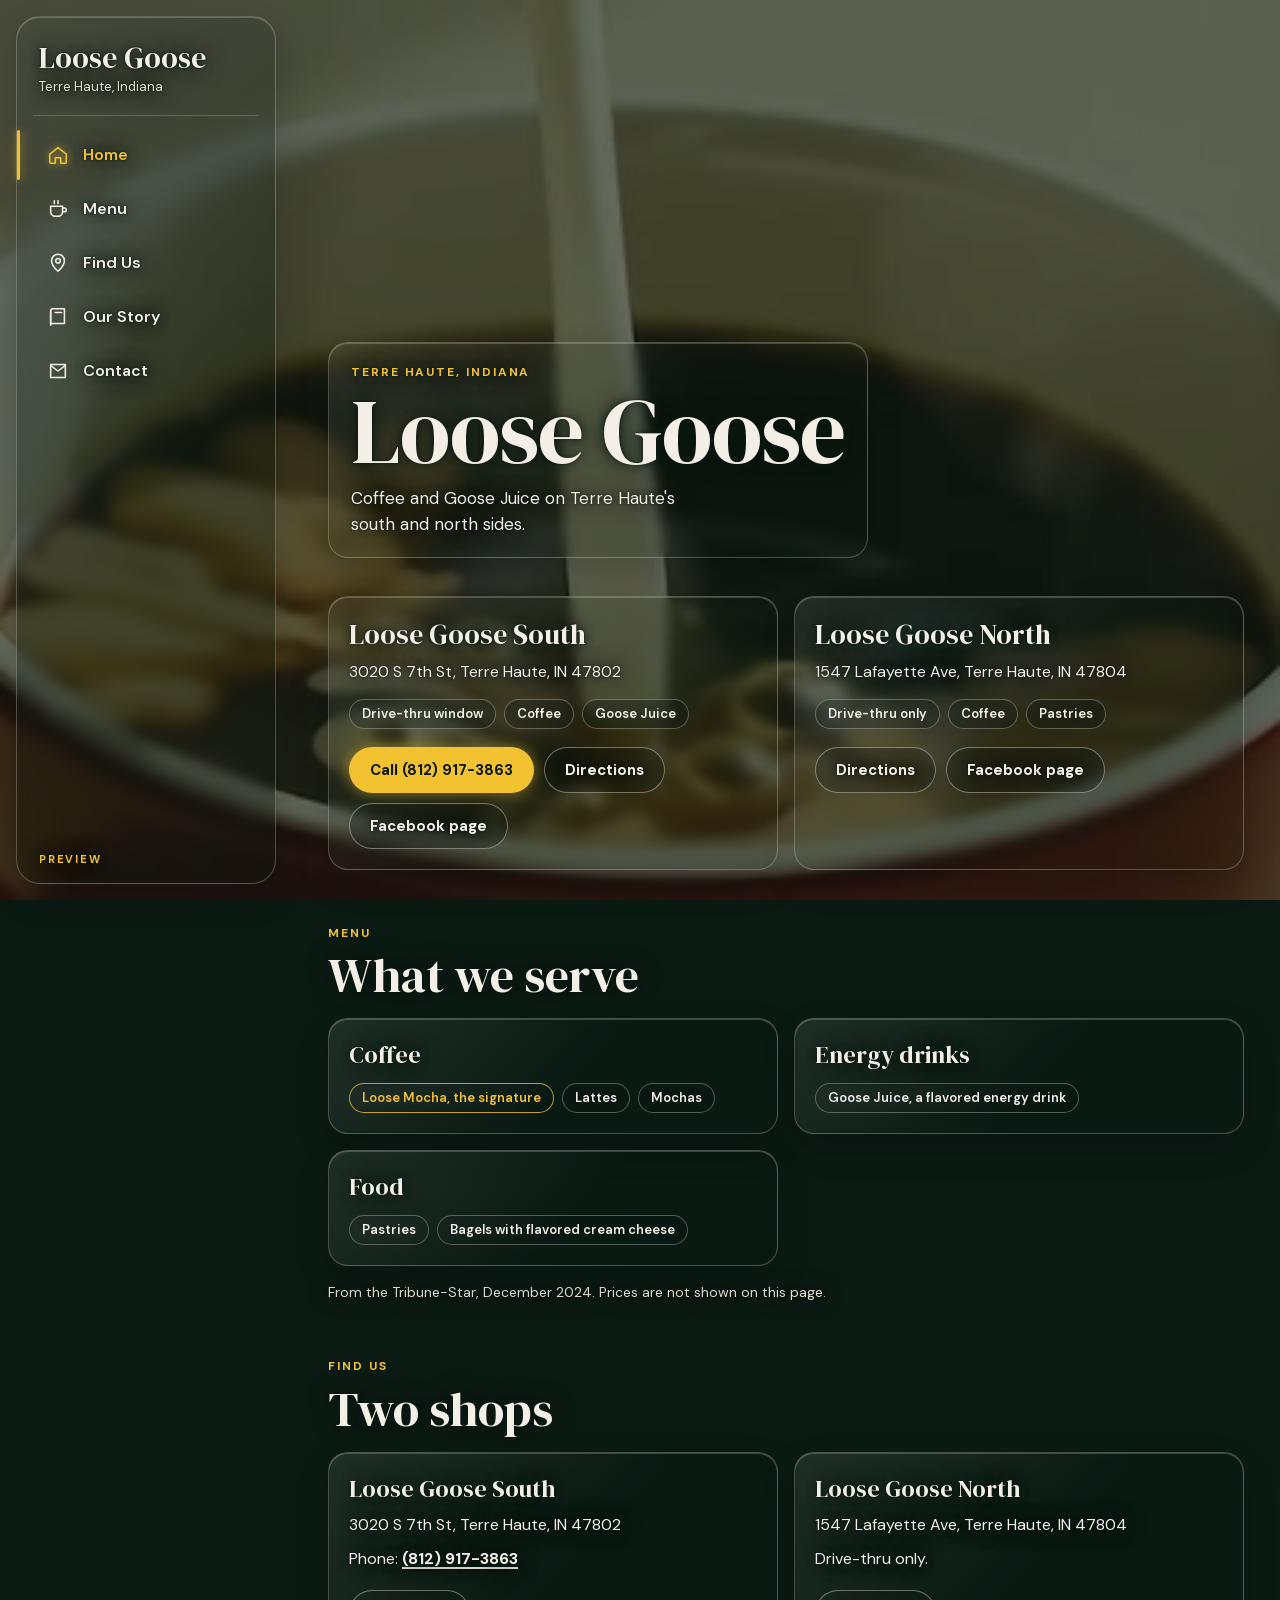
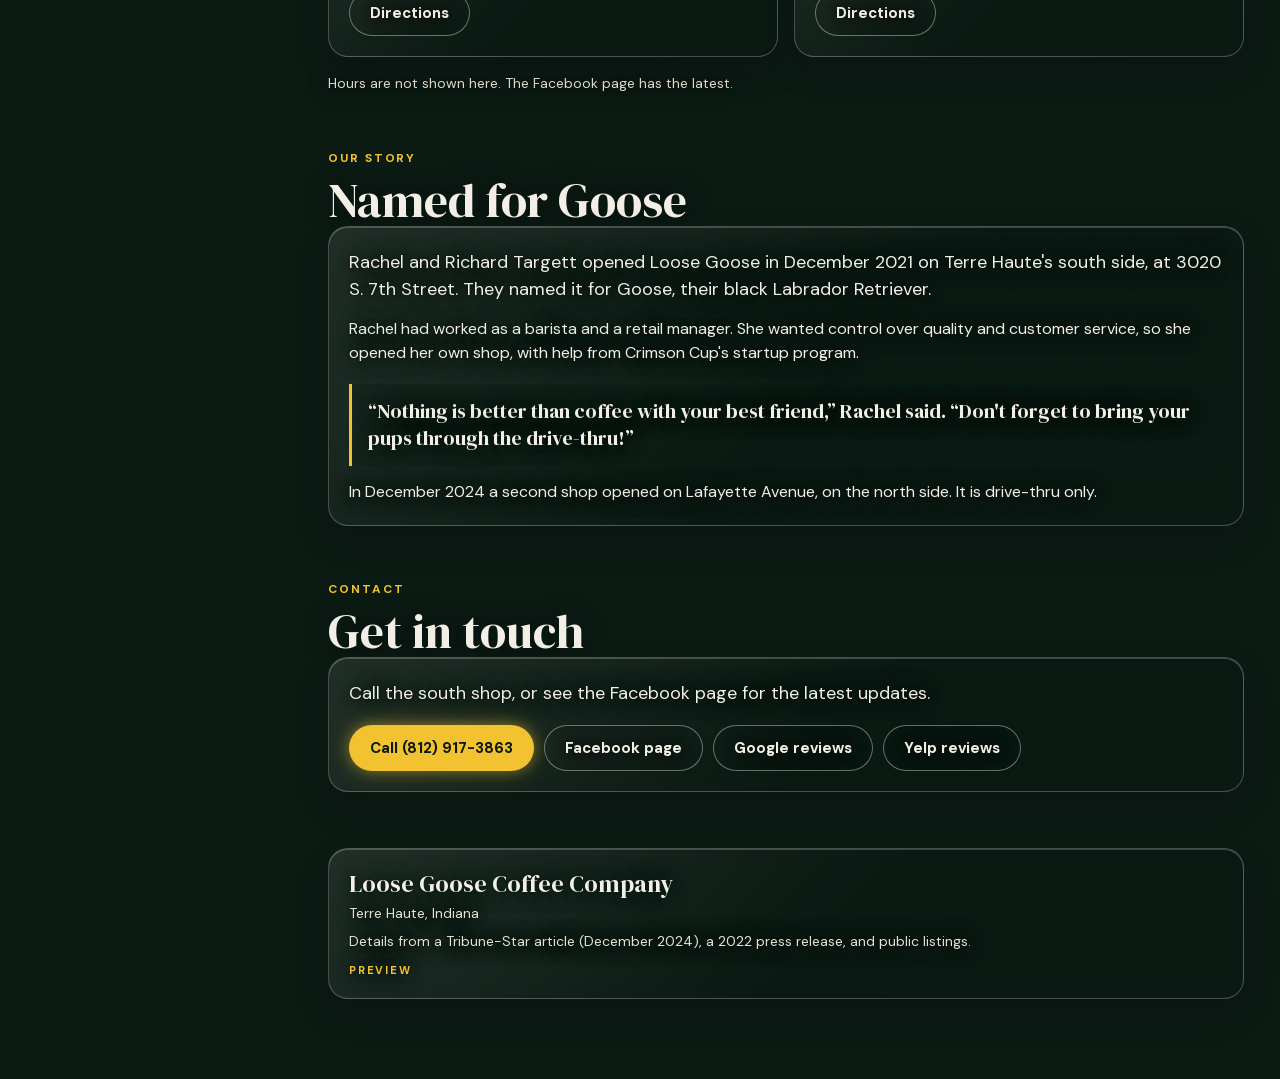
<file: index.html>
<!doctype html>
<html lang="en-US">
<head>
  <meta charset="utf-8">
  <meta name="viewport" content="width=device-width, initial-scale=1, viewport-fit=cover">
  <meta name="robots" content="noindex, nofollow">
  <meta name="theme-color" content="#0C1A14">
  <title>Loose Goose · Terre Haute</title>
  <meta name="description" content="Loose Goose Coffee Company in Terre Haute, Indiana: coffee, Goose Juice, and two shops.">
  <link rel="icon" href="data:,">
  <link rel="preload" href="fonts/dm-sans-latin.woff2?v=20261011n" as="font" type="font/woff2" crossorigin>
  <link rel="preload" href="fonts/dm-serif-display-latin.woff2?v=20261011n" as="font" type="font/woff2" crossorigin>
  <link rel="stylesheet" href="css/site.css?v=20261011n">
</head>
<body>
  <a class="skip-link" href="#main">Skip to content</a>

  <div class="video-bg" aria-hidden="true">
    <div class="hero-poster"></div>
    <video class="hero-video" data-hero-video muted playsinline preload="auto" poster="media/coffee-milk-poster.jpg?v=20261011n">
      <source src="media/coffee-milk.mp4?v=20261011m" type="video/mp4">
    </video>
  </div>

  <header class="topbar">
    <a class="brand-mini" href="#home">Loose Goose</a>
    <button class="icon-btn" type="button" aria-expanded="false" aria-controls="site-nav" aria-label="Open navigation" data-nav-open>
      <svg viewBox="0 0 24 24" aria-hidden="true"><path d="M4 7h16M4 12h16M4 17h16"/></svg>
    </button>
  </header>
  <div class="scrim" data-scrim aria-hidden="true"></div>

  <nav id="site-nav" class="nav glass" aria-label="Main" data-nav>
    <div class="nav-head">
      <a class="brand" href="#home">Loose Goose</a>
      <p class="brand-sub">Terre Haute, Indiana</p>
      <button class="icon-btn expand-btn" type="button" aria-expanded="false" aria-controls="site-nav" aria-label="Expand navigation" data-nav-expand>
        <svg viewBox="0 0 24 24" aria-hidden="true"><path d="M9 6l6 6-6 6"/></svg>
      </button>
    </div>
    <div class="nav-list" data-nav-list>
      <span class="nav-indicator" data-indicator aria-hidden="true"></span>
      <a class="nav-item" href="#home" style="--i:0" data-nav-link>
        <svg viewBox="0 0 24 24" aria-hidden="true"><path d="M3 11l9-7 9 7v9a1 1 0 0 1-1 1h-5v-6H9v6H4a1 1 0 0 1-1-1z"/></svg>
        <span class="nav-label">Home</span>
      </a>
      <a class="nav-item" href="#menu" style="--i:1" data-nav-link>
        <svg viewBox="0 0 24 24" aria-hidden="true"><path d="M4 9h13v6a5 5 0 0 1-5 5H9a5 5 0 0 1-5-5z"/><path d="M17 11h2a2 2 0 0 1 0 4h-2"/><path d="M8 3v3M12 3v3"/></svg>
        <span class="nav-label">Menu</span>
      </a>
      <a class="nav-item" href="#find-us" style="--i:2" data-nav-link>
        <svg viewBox="0 0 24 24" aria-hidden="true"><path d="M12 21s7-6.2 7-11.5A7 7 0 0 0 5 9.5C5 14.8 12 21 12 21z"/><circle cx="12" cy="9.5" r="2.5"/></svg>
        <span class="nav-label">Find Us</span>
      </a>
      <a class="nav-item" href="#our-story" style="--i:3" data-nav-link>
        <svg viewBox="0 0 24 24" aria-hidden="true"><path d="M4 5a2 2 0 0 1 2-2h13v16H6a2 2 0 0 0-2 2z"/><path d="M4 19V5M9 7h7"/></svg>
        <span class="nav-label">Our Story</span>
      </a>
      <a class="nav-item" href="#contact" style="--i:4" data-nav-link>
        <svg viewBox="0 0 24 24" aria-hidden="true"><path d="M4 5h16v14H4z"/><path d="M4 6l8 6 8-6"/></svg>
        <span class="nav-label">Contact</span>
      </a>
    </div>
    <p class="nav-foot">Preview</p>
  </nav>

  <main id="main" class="page" tabindex="-1">
    <section id="home" class="section hero" aria-labelledby="home-title">
      <div class="scrub" data-scrub>
        <div class="hero-copy glass">
          <p class="eyebrow">Terre Haute, Indiana</p>
          <h1 id="home-title">Loose Goose</h1>
          <p class="lead">Coffee and Goose Juice on Terre Haute's south and north sides.</p>
          <p class="hero-actions"><button class="btn btn-ghost hero-play" type="button" data-hero-play hidden>Play video</button></p>
        </div>
      </div>
      <div class="shops">
        <article class="shop glass reveal" aria-labelledby="south-name">
          <h3 class="shop-name" id="south-name">Loose Goose South</h3>
          <p class="shop-line">3020 S 7th St, Terre Haute, IN 47802</p>
          <ul class="tags">
            <li class="tag">Drive-thru window</li>
            <li class="tag">Coffee</li>
            <li class="tag">Goose Juice</li>
          </ul>
          <div class="actions">
            <a class="btn btn-neon" href="tel:+18129173863">Call (812) 917-3863</a>
            <a class="btn btn-ghost" href="https://www.google.com/maps/dir/?api=1&amp;destination=3020%20S%207th%20St%2C%20Terre%20Haute%2C%20IN%2047802" target="_blank" rel="noopener">Directions</a>
            <a class="btn btn-ghost" href="https://www.facebook.com/Loose-Goose-Coffee-Company-101215739033765" target="_blank" rel="noopener">Facebook page</a>
          </div>
        </article>
        <article class="shop glass reveal" aria-labelledby="north-name">
          <h3 class="shop-name" id="north-name">Loose Goose North</h3>
          <p class="shop-line">1547 Lafayette Ave, Terre Haute, IN 47804</p>
          <ul class="tags">
            <li class="tag">Drive-thru only</li>
            <li class="tag">Coffee</li>
            <li class="tag">Pastries</li>
          </ul>
          <div class="actions">
            <a class="btn btn-ghost" href="https://www.google.com/maps/dir/?api=1&amp;destination=1547%20Lafayette%20Ave%2C%20Terre%20Haute%2C%20IN%2047804" target="_blank" rel="noopener">Directions</a>
            <a class="btn btn-ghost" href="https://www.facebook.com/Loose-Goose-Coffee-Company-101215739033765" target="_blank" rel="noopener">Facebook page</a>
          </div>
        </article>
      </div>
    </section>

    <section id="menu" class="section" aria-labelledby="menu-title">
      <p class="eyebrow">Menu</p>
      <h2 class="section-title" id="menu-title">What we serve</h2>
      <div class="menu-grid">
        <div class="glass panel reveal">
          <h3 class="panel-title">Coffee</h3>
          <ul class="tags">
            <li class="tag tag-signature">Loose Mocha, the signature</li>
            <li class="tag">Lattes</li>
            <li class="tag">Mochas</li>
          </ul>
        </div>
        <div class="glass panel reveal">
          <h3 class="panel-title">Energy drinks</h3>
          <ul class="tags">
            <li class="tag">Goose Juice, a flavored energy drink</li>
          </ul>
        </div>
        <div class="glass panel reveal">
          <h3 class="panel-title">Food</h3>
          <ul class="tags">
            <li class="tag">Pastries</li>
            <li class="tag">Bagels with flavored cream cheese</li>
          </ul>
        </div>
      </div>
      <p class="note">From the Tribune-Star, December 2024. Prices are not shown on this page.</p>
    </section>

    <section id="find-us" class="section" aria-labelledby="find-title">
      <p class="eyebrow">Find us</p>
      <h2 class="section-title" id="find-title">Two shops</h2>
      <div class="find-grid">
        <div class="glass panel reveal">
          <h3 class="panel-title">Loose Goose South</h3>
          <p class="shop-line">3020 S 7th St, Terre Haute, IN 47802</p>
          <p class="shop-line">Phone: <a class="inline-link" href="tel:+18129173863">(812) 917-3863</a></p>
          <div class="actions">
            <a class="btn btn-ghost" href="https://www.google.com/maps/dir/?api=1&amp;destination=3020%20S%207th%20St%2C%20Terre%20Haute%2C%20IN%2047802" target="_blank" rel="noopener">Directions</a>
          </div>
        </div>
        <div class="glass panel reveal">
          <h3 class="panel-title">Loose Goose North</h3>
          <p class="shop-line">1547 Lafayette Ave, Terre Haute, IN 47804</p>
          <p class="shop-line">Drive-thru only.</p>
          <div class="actions">
            <a class="btn btn-ghost" href="https://www.google.com/maps/dir/?api=1&amp;destination=1547%20Lafayette%20Ave%2C%20Terre%20Haute%2C%20IN%2047804" target="_blank" rel="noopener">Directions</a>
          </div>
        </div>
      </div>
      <p class="note">Hours are not shown here. The Facebook page has the latest.</p>
    </section>

    <section id="our-story" class="section" aria-labelledby="story-title">
      <p class="eyebrow">Our story</p>
      <h2 class="section-title" id="story-title">Named for Goose</h2>
      <div class="glass panel story reveal">
        <p class="lead">Rachel and Richard Targett opened Loose Goose in December 2021 on Terre Haute's south side, at 3020 S. 7th Street. They named it for Goose, their black Labrador Retriever.</p>
        <p>Rachel had worked as a barista and a retail manager. She wanted control over quality and customer service, so she opened her own shop, with help from Crimson Cup's startup program.</p>
        <blockquote class="quote">&ldquo;Nothing is better than coffee with your best friend,&rdquo; Rachel said. &ldquo;Don't forget to bring your pups through the drive-thru!&rdquo;</blockquote>
        <p>In December 2024 a second shop opened on Lafayette Avenue, on the north side. It is drive-thru only.</p>
      </div>
    </section>

    <section id="contact" class="section" aria-labelledby="contact-title">
      <p class="eyebrow">Contact</p>
      <h2 class="section-title" id="contact-title">Get in touch</h2>
      <div class="glass panel reveal">
        <p class="lead">Call the south shop, or see the Facebook page for the latest updates.</p>
        <div class="actions">
          <a class="btn btn-neon" href="tel:+18129173863">Call (812) 917-3863</a>
          <a class="btn btn-ghost" href="https://www.facebook.com/Loose-Goose-Coffee-Company-101215739033765" target="_blank" rel="noopener">Facebook page</a>
          <a class="btn btn-ghost" href="https://www.google.com/maps/search/?api=1&amp;query=Loose+Goose+Coffee+Company+Terre+Haute" target="_blank" rel="noopener">Google reviews</a>
          <a class="btn btn-ghost" href="https://www.yelp.com/biz/loose-goose-coffee-company-terre-haute" target="_blank" rel="noopener">Yelp reviews</a>
        </div>
      </div>
    </section>

    <footer class="site-footer glass">
      <p class="foot-name">Loose Goose Coffee Company</p>
      <p class="foot-line">Terre Haute, Indiana</p>
      <p class="foot-source">Details from a Tribune-Star article (December 2024), a 2022 press release, and public listings.</p>
      <p class="foot-preview">Preview</p>
    </footer>
  </main>

  <noscript><p class="noscript">This page needs JavaScript for the video and navigation.</p></noscript>
  <script src="js/app.js?v=20261011n" defer></script>
</body>
</html>
</file>
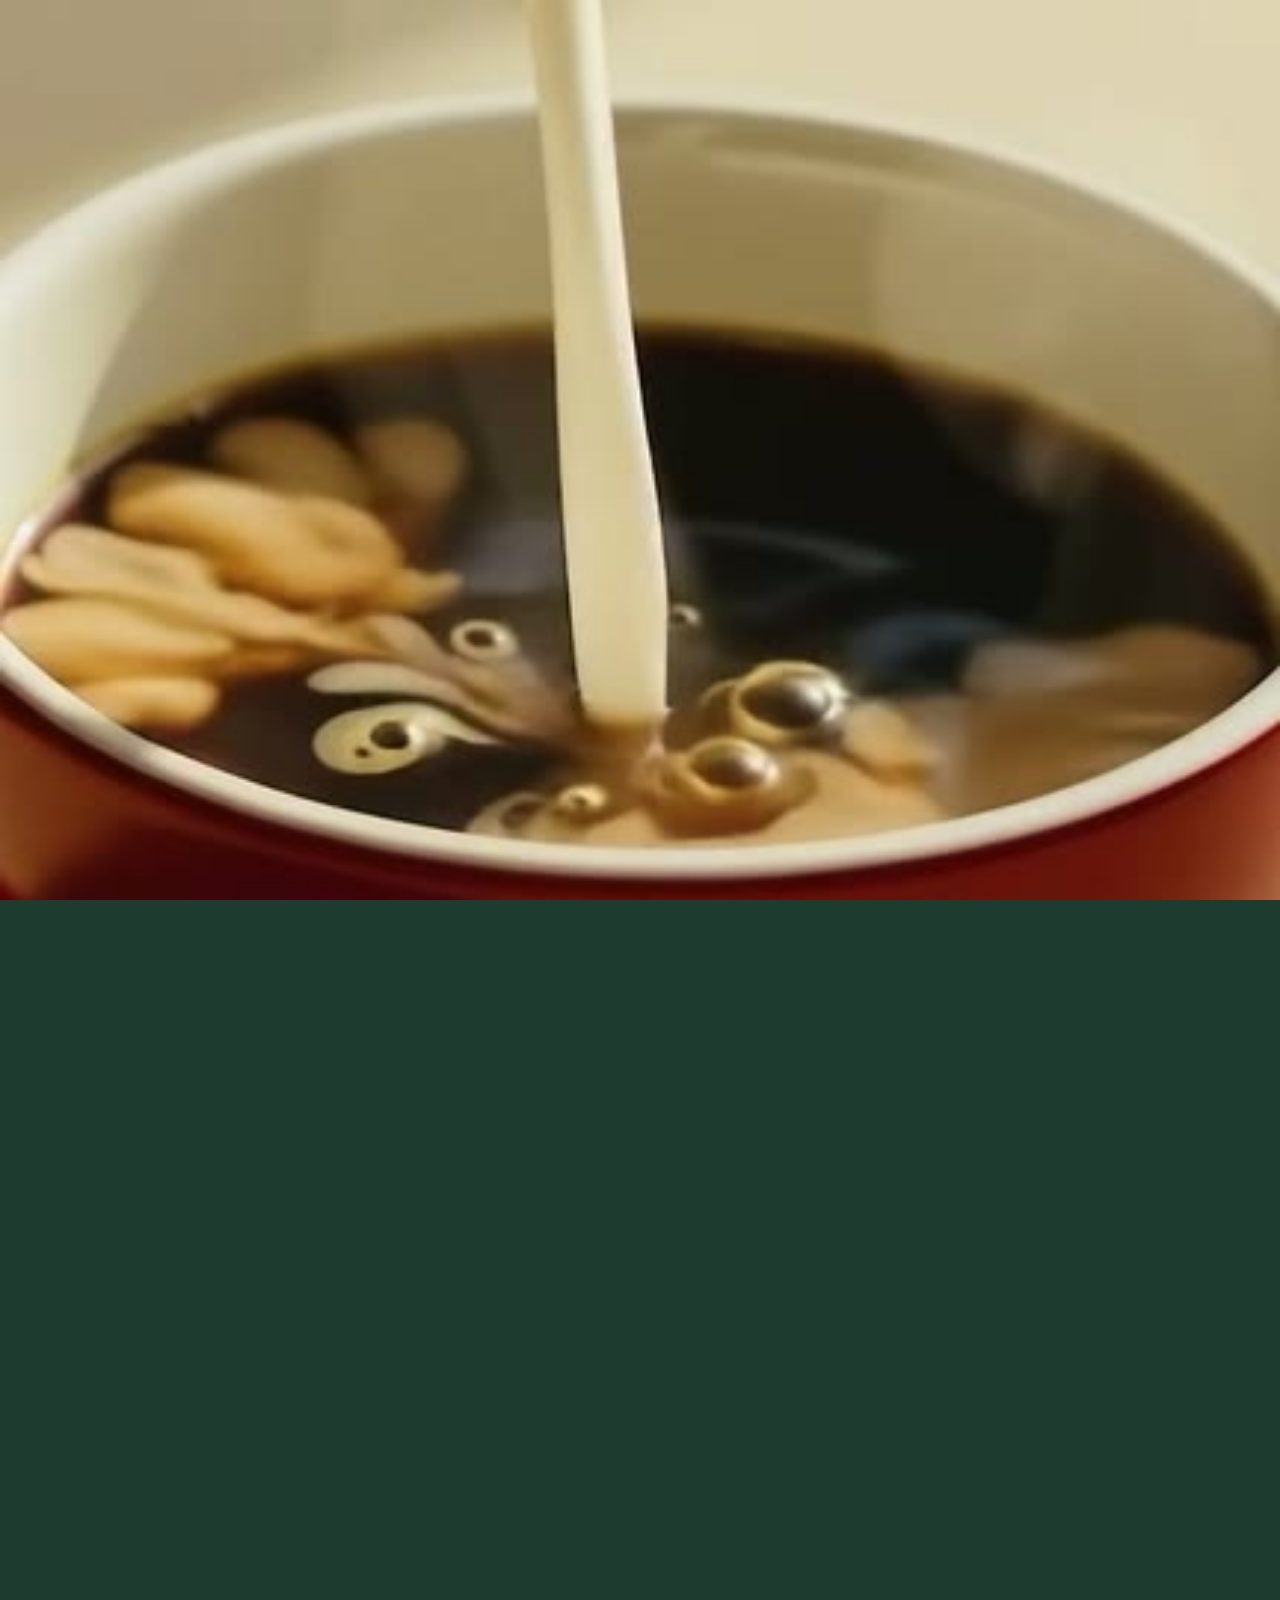
<file: video-scroll-test.html>
<!doctype html>
<html lang="en-US">
<head>
  <meta charset="utf-8">
  <meta name="viewport" content="width=device-width, initial-scale=1">
  <meta name="robots" content="noindex, nofollow">
  <title>Video scroll test</title>
  <style>
    html, body { margin: 0; background: #1E3B2F; }
    .spacer { position: relative; height: 300vh; height: 300svh; }
    .stage { position: sticky; top: 0; height: 100vh; height: 100svh; overflow: hidden; }
    video { position: absolute; inset: 0; width: 100%; height: 100%; object-fit: cover; background: #1E3B2F; }
    .spacer.is-static { height: auto; }
    .spacer.is-static .stage { position: relative; height: 100vh; height: 100svh; }
  </style>
</head>
<body>
  <div class="spacer" data-scrub>
    <div class="stage">
      <video data-hero-video muted playsinline preload="auto" poster="media/coffee-milk-poster.jpg?v=20261011i">
        <source src="media/coffee-milk.mp4?v=20261011i" type="video/mp4">
      </video>
    </div>
  </div>
  <script>
  (function () {
    var scrub = document.querySelector("[data-scrub]");
    var video = document.querySelector("[data-hero-video]");
    var reduceMotion = window.matchMedia ? window.matchMedia("(prefers-reduced-motion: reduce)").matches : false;
    var saveData = !!(navigator.connection && navigator.connection.saveData);
    video.muted = true;
    video.pause();
    if (reduceMotion || saveData) {
      scrub.classList.add("is-static");
      video.preload = "none";
      video.controls = true;
      return;
    }
    video.addEventListener("play", function () { video.pause(); });
    var ready = false, queued = false, pending = false, last = -1;
    function schedule() { if (queued) { return; } queued = true; requestAnimationFrame(draw); }
    function progress() {
      var span = scrub.offsetHeight - window.innerHeight;
      if (span <= 0) { return 0; }
      var p = -scrub.getBoundingClientRect().top / span;
      return p < 0 ? 0 : (p > 1 ? 1 : p);
    }
    function draw() {
      queued = false;
      if (!ready || !isFinite(video.duration) || video.duration <= 0) { return; }
      if (video.seeking) { pending = true; return; }
      var p = progress();
      if (Math.abs(p - last) < 0.0005) { return; }
      last = p;
      video.currentTime = Math.max(0, Math.min(p * video.duration, video.duration - 0.04));
    }
    function markReady() { if (ready) { return; } ready = true; last = -1; schedule(); }
    function fullyBuffered() {
      var b = video.buffered;
      if (!b || !b.length || !isFinite(video.duration) || video.duration <= 0) { return false; }
      return b.end(b.length - 1) >= video.duration - 0.05;
    }
    video.addEventListener("seeked", function () { if (pending) { pending = false; schedule(); } });
    video.addEventListener("progress", function () { if (!ready && fullyBuffered()) { markReady(); } });
    video.addEventListener("canplaythrough", function () { if (!ready && fullyBuffered()) { markReady(); } });
    window.addEventListener("scroll", schedule, { passive: true });
    window.addEventListener("resize", schedule);
    var source = video.querySelector("source");
    var url = source ? source.getAttribute("src") : null;
    if (url && window.fetch && window.URL && URL.createObjectURL) {
      fetch(url).then(function (r) {
        if (!r.ok) { throw new Error("video status " + r.status); }
        return r.blob();
      }).then(function (blob) {
        source.parentNode.removeChild(source);
        video.addEventListener("loadeddata", markReady, { once: true });
        video.src = URL.createObjectURL(blob);
        video.load();
      }).catch(function () {});
    }
    schedule();
  })();
  </script>
</body>
</html>
</file>
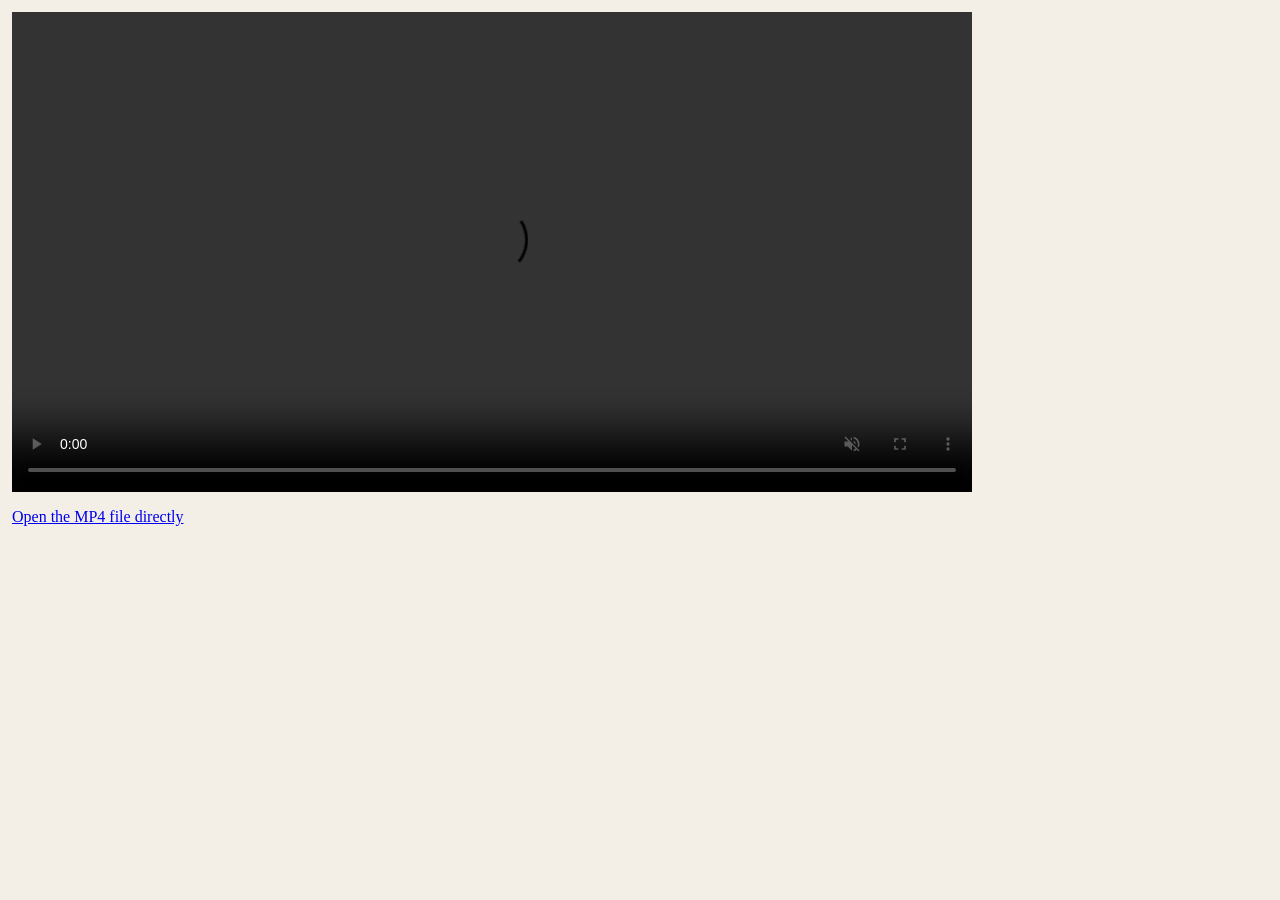
<file: video-test.html>
<!doctype html>
<html lang="en-US">
<head>
  <meta charset="utf-8">
  <meta name="viewport" content="width=device-width, initial-scale=1">
  <meta name="robots" content="noindex, nofollow">
  <title>Video test</title>
  <style>
    body { margin: 0; padding: 12px; background: #F3EFE7; }
    video { display: block; width: 100%; max-width: 960px; height: auto; background: #1E3B2F; }
  </style>
</head>
<body>
  <video controls muted playsinline preload="auto" src="media/coffee-loop.mp4?v=20261011c"></video>
  <p><a href="media/coffee-loop.mp4?v=20261011c">Open the MP4 file directly</a></p>
</body>
</html>
</file>
<file: css/site.css>
@font-face {
  font-family: "DM Serif Display";
  src: url("../fonts/dm-serif-display-latin.woff2?v=20261011n") format("woff2");
  font-weight: 400; font-style: normal; font-display: swap;
}
@font-face {
  font-family: "DM Sans";
  src: url("../fonts/dm-sans-latin.woff2?v=20261011n") format("woff2");
  font-weight: 400 700; font-style: normal; font-display: swap;
}

:root {
  --ink: #0C1A14;
  --forest: #1E3B2F;
  --paper: #F3EFE7;
  --paper-soft: #E6E0D2;
  --neon: #F2C230;
  --brick: #A5432B;
  --glass: rgba(12, 26, 20, 0.14);
  --glass-strong: rgba(12, 26, 20, 0.6);
  --edge: rgba(243, 239, 231, 0.26);
  --halo: 0 0 2px rgba(12, 26, 20, 1), 0 0 10px rgba(12, 26, 20, 0.9), 0 0 22px rgba(12, 26, 20, 0.7);
  --neon-glow: 0 0 10px rgba(242, 194, 48, 0.55), 0 0 24px rgba(242, 194, 48, 0.22);
  --serif: "DM Serif Display", Georgia, "Times New Roman", Times, serif;
  --sans: "DM Sans", system-ui, -apple-system, "Segoe UI", Roboto, "Helvetica Neue", Arial, sans-serif;
  --ease: cubic-bezier(0.2, 0.7, 0.2, 1);
  --side: 260px;
  --rail: 56px;
}

* { box-sizing: border-box; }
[hidden] { display: none !important; }
html {
  background: var(--ink);
  -webkit-text-size-adjust: 100%;
  scroll-behavior: smooth;
}
html.drawer-open { overflow: hidden; }
body {
  margin: 0;
  background: transparent;
  color: var(--paper);
  font: 400 16px/1.55 var(--sans);
  overflow-wrap: anywhere;
}
a { color: var(--paper); text-decoration-thickness: 1.5px; text-underline-offset: 3px; }
h1, h2, h3 { margin: 0; font-weight: 400; color: var(--paper); }
p { margin: 0; }
ul { list-style: none; margin: 0; padding: 0; }
:focus-visible {
  outline: 2px solid var(--neon);
  outline-offset: 3px;
  box-shadow: 0 0 0 6px rgba(242, 194, 48, 0.18);
}
.skip-link {
  position: absolute; left: 12px; top: -60px; z-index: 100;
  background: var(--neon); color: var(--ink); padding: 10px 16px; border-radius: 999px; font-weight: 700;
}
.skip-link:focus { top: 12px; }

/* Full-screen video: fixed behind the whole page */
.video-bg {
  position: fixed; inset: 0; z-index: 0; overflow: hidden; background: var(--ink);
}
.hero-poster, .hero-video {
  position: absolute; inset: 0; width: 100%; height: 100%; object-fit: cover;
}
.hero-poster { background: var(--ink) url("../media/coffee-milk-poster.jpg?v=20261011n") center / cover no-repeat; }
.video-bg::after {
  content: ""; position: absolute; inset: 0; z-index: 1; pointer-events: none;
  background: rgba(12, 26, 20, 0.62);
}

/* Glass: very low fill, small blur, thin edge, faint highlight */
.glass {
  background-color: var(--glass);
  background-image: linear-gradient(135deg, rgba(243, 239, 231, 0.10), rgba(243, 239, 231, 0) 55%);
  -webkit-backdrop-filter: blur(6px) saturate(115%);
  backdrop-filter: blur(6px) saturate(115%);
  border: 1px solid var(--edge);
  box-shadow: inset 0 1px 0 rgba(243, 239, 231, 0.22), 0 14px 34px rgba(0, 0, 0, 0.16);
  border-radius: 20px;
  color: var(--paper);
  text-shadow: var(--halo);
}
@supports not ((backdrop-filter: blur(1px)) or (-webkit-backdrop-filter: blur(1px))) {
  .glass { background-color: rgba(12, 26, 20, 0.86); }
}

/* Buttons: pill shapes, press feedback */
.btn {
  display: inline-flex; align-items: center; justify-content: center; text-align: center;
  min-height: 46px; padding: 0 20px; border-radius: 999px; border: 1px solid transparent;
  font: 700 15px/1.2 var(--sans); text-decoration: none; cursor: pointer;
  transition: transform 0.18s var(--ease), box-shadow 0.25s var(--ease), background-color 0.25s var(--ease), border-color 0.25s var(--ease);
}
.btn:active { transform: scale(0.97); }
.btn-neon {
  background: var(--neon); color: var(--ink); text-shadow: none;
  box-shadow: 0 0 14px rgba(242, 194, 48, 0.45), 0 0 30px rgba(242, 194, 48, 0.18);
}
.btn-neon:hover { box-shadow: 0 0 18px rgba(242, 194, 48, 0.7), 0 0 38px rgba(242, 194, 48, 0.28); }
.btn-ghost {
  background: rgba(12, 26, 20, 0.22); color: var(--paper); border-color: rgba(243, 239, 231, 0.42);
  -webkit-backdrop-filter: blur(6px); backdrop-filter: blur(6px);
}
.btn-ghost:hover { border-color: var(--neon); background: rgba(12, 26, 20, 0.34); }
.hero-play { margin-top: 14px; }

/* Typography */
.eyebrow {
  font: 700 12px/1.2 var(--sans); letter-spacing: 0.16em; text-transform: uppercase; color: var(--neon);
}
.section-title { font-family: var(--serif); font-size: clamp(34px, 6vw, 48px); line-height: 1.05; margin-top: 10px; color: var(--paper); text-shadow: var(--halo); }
.lead { font-size: 18px; line-height: 1.5; }
.note { margin-top: 16px; font-size: 14px; color: var(--paper-soft); text-shadow: var(--halo); }
.inline-link { color: var(--paper); font-weight: 700; }

/* Tags: capsule pills */
.tags { display: flex; flex-wrap: wrap; gap: 8px; margin-top: 14px; }
.tag {
  display: inline-flex; align-items: center; min-height: 30px; padding: 0 12px; border-radius: 999px;
  background: rgba(12, 26, 20, 0.26); border: 1px solid rgba(243, 239, 231, 0.32);
  font: 600 13px/1 var(--sans); color: var(--paper); text-shadow: none;
  -webkit-backdrop-filter: blur(4px); backdrop-filter: blur(4px);
}
.tag-signature { border-color: rgba(242, 194, 48, 0.8); color: var(--neon); }

/* Page layout: content sits beside the sidebar, the drawer, or the rail */
.page { position: relative; z-index: 2; padding: 84px 18px 72px; }
.section { scroll-margin-top: 84px; padding: 40px 0 16px; }
.hero { padding-top: 0; }
.scrub { min-height: 58svh; display: flex; align-items: flex-end; padding-bottom: 20px; }
.hero-copy { padding: 22px 22px 20px; max-width: 560px; }
.hero-copy h1 { font-family: var(--serif); font-size: clamp(56px, 16vw, 92px); line-height: 0.92; margin-top: 10px; letter-spacing: -0.01em; text-shadow: var(--halo); }
.hero-copy .lead { margin-top: 12px; font-size: 17px; max-width: 30ch; }
.hero-actions { margin: 0; }

.shops { display: grid; gap: 16px; margin-top: 18px; grid-template-columns: 1fr; }
.shop { padding: 22px 20px 20px; transition: transform 0.45s var(--ease), border-color 0.35s var(--ease), box-shadow 0.45s var(--ease); }
.shop-name { font-family: var(--serif); font-size: 28px; line-height: 1.1; }
.shop-line { margin-top: 10px; font-size: 16px; }
.actions { display: flex; flex-wrap: wrap; gap: 10px; margin-top: 18px; }

.menu-grid, .find-grid { display: grid; gap: 16px; grid-template-columns: 1fr; margin-top: 18px; }
.panel { padding: 22px 20px 20px; }
.panel-title { font-family: var(--serif); font-size: 24px; line-height: 1.15; }
.story { display: grid; gap: 14px; }
.story p + p { color: var(--paper); }
.quote {
  margin: 4px 0 0; padding: 14px 16px; border-left: 3px solid var(--neon); border-radius: 0 16px 16px 0;
  font-family: var(--serif); font-size: 20px; line-height: 1.35; background: rgba(12, 26, 20, 0.24);
}

.site-footer { position: relative; z-index: 2; margin: 40px 18px 0; padding: 22px 20px; }
.foot-name { font-family: var(--serif); font-size: 24px; line-height: 1.1; }
.foot-line, .foot-source { margin-top: 6px; font-size: 14px; color: var(--paper-soft); }
.foot-preview { margin-top: 12px; font: 700 11px/1 var(--sans); letter-spacing: 0.16em; text-transform: uppercase; color: var(--neon); }
.noscript { position: relative; z-index: 2; padding: 20px; }

/* Neon sidebar (shared by desktop, drawer and rail) */
.nav {
  position: fixed; z-index: 60; display: flex; flex-direction: column;
  padding: 22px 16px 18px;
  transition: transform 0.5s var(--ease), width 0.45s var(--ease);
}
.nav-head { position: relative; display: grid; gap: 4px; padding: 4px 6px 18px; border-bottom: 1px solid rgba(243, 239, 231, 0.2); }
.brand { font-family: var(--serif); font-size: 26px; line-height: 1; text-decoration: none; color: var(--paper); }
.brand-sub { font-size: 13px; color: var(--paper-soft); text-shadow: var(--halo); }
.nav-list { position: relative; margin-top: 14px; display: grid; gap: 4px; }
.nav-item {
  position: relative; display: flex; align-items: center; gap: 14px;
  min-height: 50px; padding: 0 14px; border-radius: 14px;
  font: 600 16px/1 var(--sans); color: var(--paper); text-decoration: none; text-shadow: var(--halo);
  transition: background-color 0.3s var(--ease), color 0.3s var(--ease);
  animation: none;
}
.nav-item svg {
  width: 22px; height: 22px; flex: none; fill: none; stroke: currentColor; stroke-width: 1.7;
  stroke-linecap: round; stroke-linejoin: round; transition: stroke 0.3s var(--ease), filter 0.3s var(--ease);
}
.nav-item:hover { background: rgba(243, 239, 231, 0.08); }
.nav-item:focus-visible { background: rgba(243, 239, 231, 0.1); }
.nav-item[aria-current="true"] { color: var(--neon); }
.nav-item[aria-current="true"] svg { stroke: var(--neon); filter: drop-shadow(0 0 4px rgba(242, 194, 48, 0.8)); }
.nav-item:hover svg, .nav-item:focus-visible svg { stroke: var(--neon); }
.nav-indicator {
  position: absolute; left: -16px; top: 0; width: 3px; height: 50px; border-radius: 3px;
  background: var(--neon); box-shadow: var(--neon-glow);
  opacity: 0; transition: transform 0.55s var(--ease), height 0.55s var(--ease), opacity 0.3s var(--ease);
}
.nav-indicator.is-ready { opacity: 1; }
.nav-foot { margin-top: auto; padding: 12px 6px 0; font: 700 11px/1 var(--sans); letter-spacing: 0.16em; text-transform: uppercase; color: var(--neon); }
.icon-btn {
  display: inline-flex; align-items: center; justify-content: center; width: 46px; height: 46px; border-radius: 999px;
  border: 1px solid rgba(242, 194, 48, 0.8); background: rgba(12, 26, 20, 0.4); color: var(--neon); cursor: pointer;
  box-shadow: var(--neon-glow);
  transition: transform 0.18s var(--ease), background-color 0.25s var(--ease);
}
.icon-btn:active { transform: scale(0.95); }
.icon-btn svg { width: 22px; height: 22px; fill: none; stroke: currentColor; stroke-width: 1.8; stroke-linecap: round; }
.expand-btn { position: absolute; right: 0; top: 2px; display: none; }
.topbar, .scrim { display: none; }

/* Desktop and tablet: fixed left sidebar */
@media (min-width: 700px) and (min-height: 500px) {
  .nav { left: 16px; top: 16px; bottom: 16px; width: var(--side); border-radius: 24px; background-color: rgba(12, 26, 20, 0.34); }
  .page { margin-left: calc(var(--side) + 32px); padding: 56px 36px 80px; }
  .section { scroll-margin-top: 40px; }
  .shops, .menu-grid { grid-template-columns: 1fr 1fr; }
  .find-grid { grid-template-columns: 1fr 1fr; }
  .shop:hover, .shop:focus-within { transform: translateY(-4px); border-color: rgba(242, 194, 48, 0.6); box-shadow: 0 18px 40px rgba(0, 0, 0, 0.22), 0 0 22px rgba(242, 194, 48, 0.12); }
  .site-footer { margin: 40px 0 0; }
  .brand { font-size: 30px; }
}

/* Phone portrait: full-height glass drawer from the left, opened from a neon toggle */
@media (max-width: 699.98px) and (min-height: 500px) {
  .topbar {
    position: fixed; z-index: 50; top: 10px; left: 10px; right: 10px; height: 56px; display: flex;
    align-items: center; justify-content: space-between; padding: 0 8px 0 18px; border-radius: 999px;
    background-color: var(--glass-strong); border: 1px solid var(--edge);
    -webkit-backdrop-filter: blur(8px); backdrop-filter: blur(8px);
  }
  .brand-mini { font-family: var(--serif); font-size: 22px; color: var(--paper); text-decoration: none; text-shadow: var(--halo); }
  .topbar .icon-btn { display: inline-flex; }
  .nav {
    top: 0; bottom: 0; left: 0; width: min(304px, 84vw); transform: translateX(-104%);
    padding: 84px 18px 26px; border-radius: 0 26px 26px 0;
    background-color: var(--glass-strong);
    -webkit-backdrop-filter: blur(10px) saturate(120%); backdrop-filter: blur(10px) saturate(120%);
    visibility: hidden;
  }
  .nav.is-open { transform: translateX(0); visibility: visible; }
  .nav-head { border-bottom: 0; }
  .nav-head .brand, .nav-head .brand-sub { display: none; }
  .expand-btn { display: none !important; }
  .nav-item { min-height: 54px; font-size: 18px; }
  .nav.is-open .nav-item { animation: navIn 0.45s var(--ease) both; animation-delay: calc(var(--i, 0) * 60ms + 120ms); }
  .scrim {
    display: block; position: fixed; inset: 0; z-index: 55; background: rgba(6, 12, 9, 0.5);
    opacity: 0; pointer-events: none; transition: opacity 0.4s var(--ease);
  }
  .scrim.is-open { opacity: 1; pointer-events: auto; }
  .section { scroll-margin-top: 90px; }
  .page { padding: 84px 16px 72px; }
  .hero-copy h1 { font-size: clamp(54px, 18vw, 76px); }
}

/* Short landscape screens: compact icon rail; expands on tap */
@media (max-height: 499.98px) {
  .topbar, .scrim { display: none !important; }
  .nav {
    top: 0; bottom: 0; left: 0; width: var(--rail); padding: 12px 8px 12px; border-radius: 0 20px 20px 0;
    background-color: var(--glass-strong); overflow: visible;
  }
  .nav.is-expanded { width: 228px; }
  .nav-head { position: relative; border-bottom: 0; padding: 0 0 8px; min-height: 52px; }
  .nav-head .brand, .nav-head .brand-sub { display: none; }
  .nav.is-expanded .nav-head .brand { display: block; font-size: 22px; padding: 6px 6px 0; }
  .nav.is-expanded .nav-head .brand-sub { display: block; font-size: 12px; padding: 0 6px; }
  .expand-btn { display: inline-flex; width: 40px; height: 40px; right: auto; left: 2px; top: 6px; }
  .nav.is-expanded .expand-btn { left: auto; right: 0; top: 0; }
  .nav.is-expanded .expand-btn svg { transform: rotate(180deg); }
  .nav-list { margin-top: 8px; }
  .nav-item { justify-content: center; padding: 0; min-height: 46px; }
  .nav.is-expanded .nav-item { justify-content: flex-start; padding: 0 12px; }
  .nav-indicator { left: -8px; height: 46px; }
  .nav-label {
    position: absolute; left: 66px; top: 50%; transform: translateY(-50%); padding: 6px 12px; border-radius: 999px;
    background: rgba(12, 26, 20, 0.85); border: 1px solid var(--edge); white-space: nowrap; font-size: 14px;
    opacity: 0; pointer-events: none; transition: opacity 0.2s var(--ease);
  }
  .nav:not(.is-expanded) .nav-item:hover .nav-label,
  .nav:not(.is-expanded) .nav-item:focus-visible .nav-label { opacity: 1; }
  .nav.is-expanded .nav-label { position: static; transform: none; background: none; border: 0; padding: 0; opacity: 1; pointer-events: auto; }
  .nav-foot { display: none; }
  .page { margin-left: var(--rail); padding: 22px 18px 40px; }
  .section { scroll-margin-top: 20px; padding: 26px 0 10px; }
  .scrub { min-height: 54svh; }
  .hero-copy { padding: 16px 18px; }
  .hero-copy h1 { font-size: clamp(44px, 9vw, 60px); margin-top: 6px; }
  .hero-copy .lead { font-size: 15px; margin-top: 6px; }
  .shops, .menu-grid, .find-grid { grid-template-columns: 1fr 1fr; gap: 12px; }
  .shop { padding: 16px 16px 14px; }
  .shop-name { font-size: 22px; }
  .actions { margin-top: 12px; gap: 8px; }
  .btn { min-height: 40px; font-size: 14px; padding: 0 14px; }
  .panel { padding: 16px; }
  .site-footer { margin: 28px 0 0; padding: 16px; }
  .section-title { font-size: 32px; }
  .shop:hover { transform: none; }
}

/* Reveal on scroll */
.reveal { opacity: 0; transform: translateY(14px); transition: opacity 0.6s var(--ease), transform 0.6s var(--ease); }
.reveal.is-in { opacity: 1; transform: none; }

/* Neon pulse on the active indicator */
@keyframes navIn { from { opacity: 0; transform: translateX(-14px); } to { opacity: 1; transform: none; } }
@keyframes pulse { 0%, 100% { box-shadow: 0 0 8px rgba(242, 194, 48, 0.5); } 50% { box-shadow: 0 0 16px rgba(242, 194, 48, 0.9), 0 0 30px rgba(242, 194, 48, 0.35); } }
.nav-indicator.is-ready { animation: pulse 2.8s ease-in-out infinite; }

/* Reduced motion and data saver: no sidebar, reveal or pulse motion; video shows its poster */
html.no-motion *, html.no-motion *::before, html.no-motion *::after {
  transition: none !important; animation: none !important; scroll-behavior: auto !important;
}
html.no-motion .reveal { opacity: 1; transform: none; }
html.no-motion .nav-item, html.no-motion .nav.is-open .nav-item { animation: none !important; }
@media (prefers-reduced-motion: reduce) {
  *, *::before, *::after { transition: none !important; animation: none !important; scroll-behavior: auto !important; }
  .reveal { opacity: 1; transform: none; }
}
</file>
